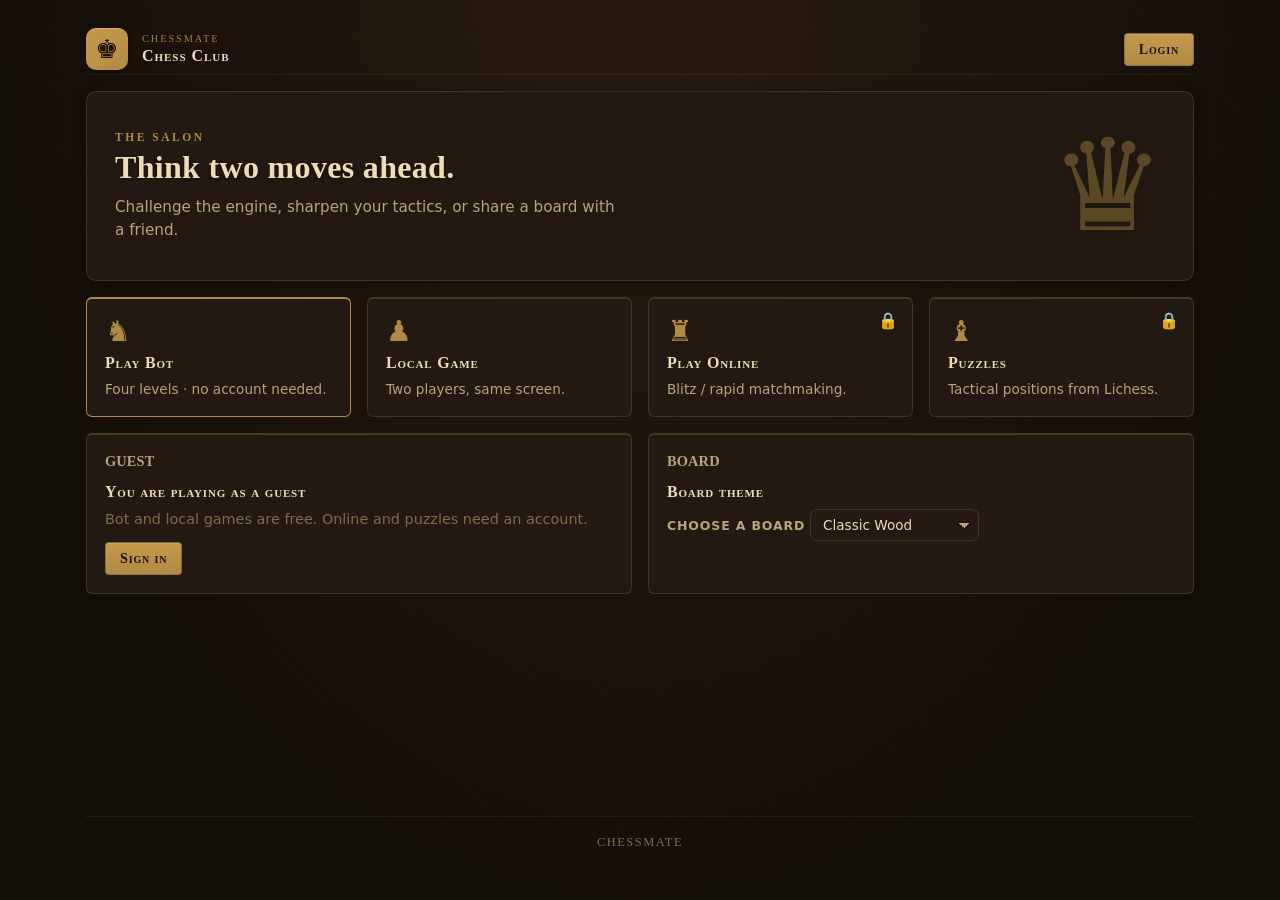
<file: static/index.html>
<!doctype html>
<html lang="en">
  <head>
    <meta charset="utf-8">
    <meta name="viewport" content="width=device-width, initial-scale=1">
    <title>ChessMate &mdash; Chess Club</title>
    <link rel="stylesheet" href="/static/styles.css">
  </head>
  <body data-theme="warm">
    <main class="home-shell">
      <header class="topbar home-topbar">
        <div class="topbar-brand">
          <a href="/" class="brand-link" title="ChessMate">
            <span class="brand-mark" aria-hidden="true">&#9818;</span>
            <div class="brand-text">
              <p class="eyebrow">ChessMate</p>
              <h1>Chess Club</h1>
            </div>
          </a>
        </div>
        <div class="topbar-actions">
          <span class="user-chip" id="user-chip" hidden>
            <span class="user-dot" aria-hidden="true">&#9818;</span>
            <span id="user-name"></span>
            <span class="user-rating" id="user-rating"></span>
          </span>
          <button id="profile-btn" type="button" class="ghost" hidden>
            <span class="btn-label">Profile</span>
          </button>
          <button id="login-btn" type="button" class="primary">
            <span class="btn-label">Login</span>
          </button>
        </div>
      </header>

      <section class="hero">
        <div class="hero-inner">
          <p class="hero-eyebrow">The Salon</p>
          <h2 class="hero-title">Think two moves ahead.</h2>
          <p class="hero-text">Challenge the engine, sharpen your tactics, or share a board with a friend.</p>
        </div>
        <div class="hero-piece" aria-hidden="true">&#9819;</div>
      </section>

      <section class="play-grid" aria-label="Game modes">

        <a class="play-card primary-card" href="/play/bot" data-mode="bot">
          <div class="play-card-icon" aria-hidden="true">&#9822;</div>
          <h3>Play Bot</h3>
          <p>Four levels &middot; no account needed.</p>
        </a>

        <a class="play-card" href="/play/local" data-mode="local">
          <div class="play-card-icon" aria-hidden="true">&#9823;</div>
          <h3>Local Game</h3>
          <p>Two players, same screen.</p>
        </a>

        <a class="play-card needs-auth" href="/play/online" data-mode="online">
          <div class="play-card-icon" aria-hidden="true">&#9820;</div>
          <h3>Play Online</h3>
          <p>Blitz / rapid matchmaking.</p>
          <span class="play-card-locked" aria-hidden="true">&#128274;</span>
        </a>

        <a class="play-card needs-auth" href="/puzzles" data-mode="puzzle">
          <div class="play-card-icon" aria-hidden="true">&#9821;</div>
          <h3>Puzzles</h3>
          <p>Tactical positions from Lichess.</p>
          <span class="play-card-locked" aria-hidden="true">&#128274;</span>
        </a>

      </section>

      <section class="home-side-grid">

        <div class="home-card profile-card" id="profile-card" hidden>
          <p class="card-eyebrow">Your card</p>
          <h3 id="profile-card-name">&mdash;</h3>
          <div class="profile-stats">
            <div class="stat">
              <span class="stat-label">Rating</span>
              <span class="stat-value" id="profile-rating">&mdash;</span>
            </div>
            <div class="stat">
              <span class="stat-label">RD</span>
              <span class="stat-value" id="profile-rd">&mdash;</span>
            </div>
            <div class="stat">
              <span class="stat-label">Games</span>
              <span class="stat-value" id="profile-games">&mdash;</span>
            </div>
          </div>
        </div>

        <div class="home-card guest-card" id="guest-card">
          <p class="card-eyebrow">Guest</p>
          <h3>You are playing as a guest</h3>
          <p class="muted">Bot and local games are free. Online and puzzles need an account.</p>
          <button type="button" class="primary" id="guest-login-btn">Sign in</button>
        </div>

        <div class="home-card settings-card">
          <p class="card-eyebrow">Board</p>
          <h3>Board theme</h3>
          <label class="form-label" for="board-theme-picker">Choose a board</label>
          <select id="board-theme-picker" class="board-theme-picker"></select>
        </div>

      </section>

      <footer class="home-footer">
        <span>ChessMate</span>
      </footer>
    </main>

    <div class="modal-backdrop" id="auth-modal" hidden>
      <div class="modal auth-modal" role="dialog" aria-modal="true" aria-labelledby="auth-title">
        <button type="button" class="modal-close" id="auth-modal-close" aria-label="Close">&times;</button>
        <div class="auth-header">
          <span class="brand-mark auth-logo" aria-hidden="true">&#9818;</span>
          <h3 id="auth-title">Sign in</h3>
          <p class="modal-text">Log in or create a new account.</p>
        </div>

        <div class="auth-tabs">
          <button type="button" class="auth-tab active" id="auth-tab-login">Login</button>
          <button type="button" class="auth-tab" id="auth-tab-register">New account</button>
        </div>

        <p class="auth-error" id="auth-error" aria-live="polite"></p>

        <form id="auth-login-form">
          <div class="form-group">
            <label class="form-label" for="login-username">Username</label>
            <input class="form-input" type="text" id="login-username" placeholder="username" autocomplete="username">
          </div>
          <div class="form-group">
            <label class="form-label" for="login-password">Password</label>
            <input class="form-input" type="password" id="login-password" placeholder="&bull;&bull;&bull;&bull;&bull;&bull;&bull;&bull;" autocomplete="current-password">
          </div>
          <button type="submit" class="primary auth-submit" id="login-submit">Sign in</button>
        </form>

        <form id="auth-register-form" hidden>
          <div class="form-group">
            <label class="form-label" for="register-username">Username</label>
            <input class="form-input" type="text" id="register-username" placeholder="pick a username" autocomplete="username">
          </div>
          <div class="form-group">
            <label class="form-label" for="register-password">Password</label>
            <input class="form-input" type="password" id="register-password" placeholder="min. 6 chars" autocomplete="new-password">
          </div>
          <button type="submit" class="primary auth-submit" id="register-submit">Create account</button>
        </form>
      </div>
    </div>

    <script src="/static/board-themes.js"></script>
    <script src="/static/home.js" defer></script>
  </body>
</html>
</file>
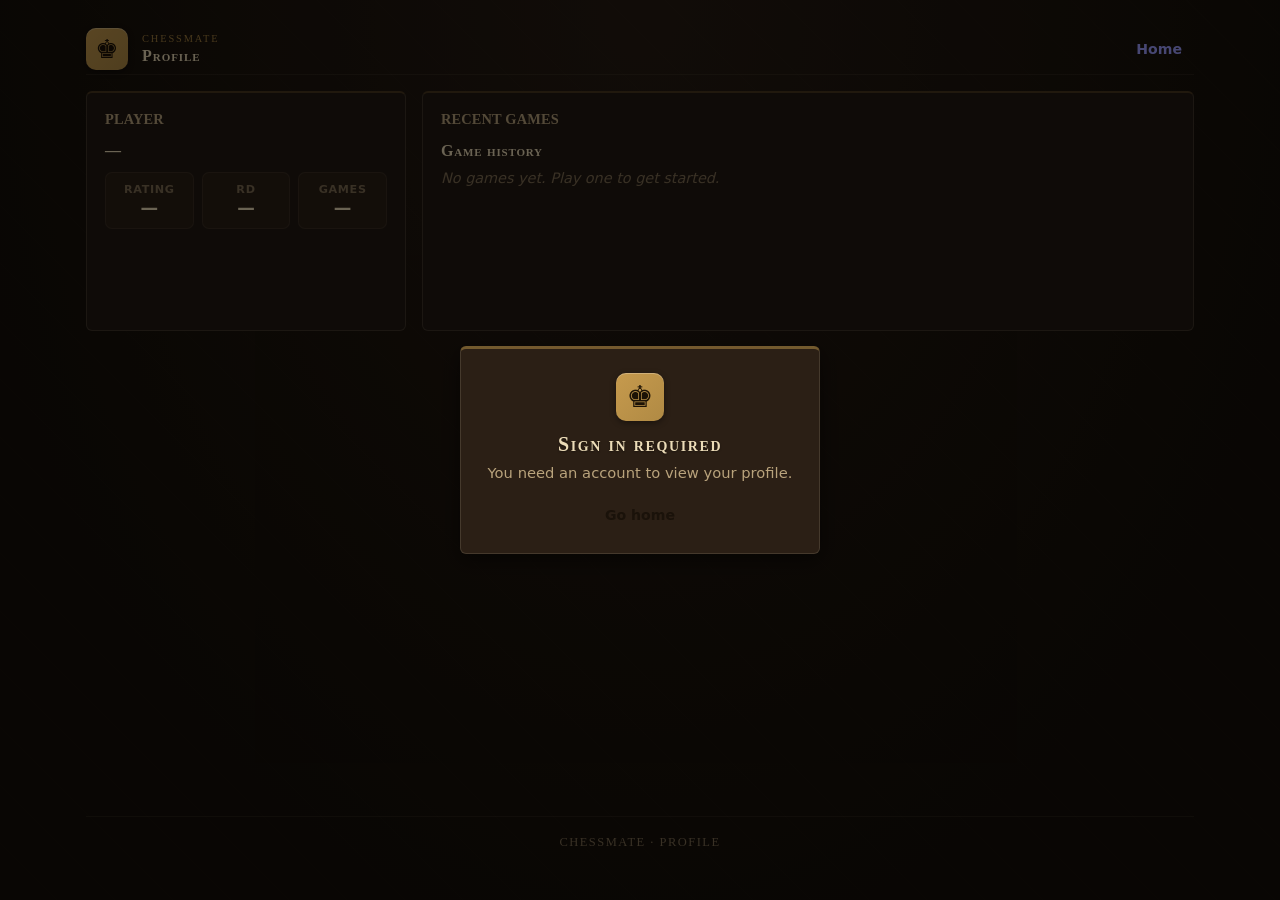
<file: static/profile.html>
<!doctype html>
<html lang="en">
  <head>
    <meta charset="utf-8">
    <meta name="viewport" content="width=device-width, initial-scale=1">
    <title>ChessMate &mdash; Profile</title>
    <link rel="stylesheet" href="/static/styles.css">
  </head>
  <body data-theme="warm">
    <main class="home-shell">
      <header class="topbar home-topbar">
        <div class="topbar-brand">
          <a href="/" class="brand-link" title="Home">
            <span class="brand-mark" aria-hidden="true">&#9818;</span>
            <div class="brand-text">
              <p class="eyebrow">ChessMate</p>
              <h1>Profile</h1>
            </div>
          </a>
        </div>
        <div class="topbar-actions">
          <span class="user-chip" id="user-chip" hidden>
            <span class="user-dot" aria-hidden="true">&#9818;</span>
            <span id="user-name"></span>
            <span class="user-rating" id="user-rating"></span>
          </span>
          <a href="/" class="ghost btn-link"><span class="btn-label">Home</span></a>
          <button id="logout-btn" type="button" class="ghost" hidden>
            <span class="btn-label">Logout</span>
          </button>
        </div>
      </header>

      <section class="profile-grid">

        <div class="home-card profile-card">
          <p class="card-eyebrow">Player</p>
          <h3 id="profile-name">&mdash;</h3>
          <div class="profile-stats">
            <div class="stat">
              <span class="stat-label">Rating</span>
              <span class="stat-value" id="profile-rating">&mdash;</span>
            </div>
            <div class="stat">
              <span class="stat-label">RD</span>
              <span class="stat-value" id="profile-rd">&mdash;</span>
            </div>
            <div class="stat">
              <span class="stat-label">Games</span>
              <span class="stat-value" id="profile-games">&mdash;</span>
            </div>
          </div>
        </div>

        <div class="home-card history-card">
          <p class="card-eyebrow">Recent games</p>
          <h3>Game history</h3>
          <p class="muted history-empty" id="history-empty">No games yet. Play one to get started.</p>
          <ol class="history-list" id="history-list" hidden></ol>
        </div>

      </section>

      <footer class="home-footer">
        <span>ChessMate &middot; profile</span>
      </footer>
    </main>

    <!-- Guest gate: shown when no valid token. -->
    <div class="modal-backdrop" id="auth-gate" hidden>
      <div class="modal auth-modal" role="dialog" aria-modal="true">
        <div class="auth-header">
          <span class="brand-mark auth-logo" aria-hidden="true">&#9818;</span>
          <h3>Sign in required</h3>
          <p class="modal-text">You need an account to view your profile.</p>
        </div>
        <div class="modal-actions">
          <a href="/" class="primary btn-link">Go home</a>
        </div>
      </div>
    </div>

    <script src="/static/board-themes.js"></script>
    <script src="/static/profile.js" defer></script>
  </body>
</html>
</file>
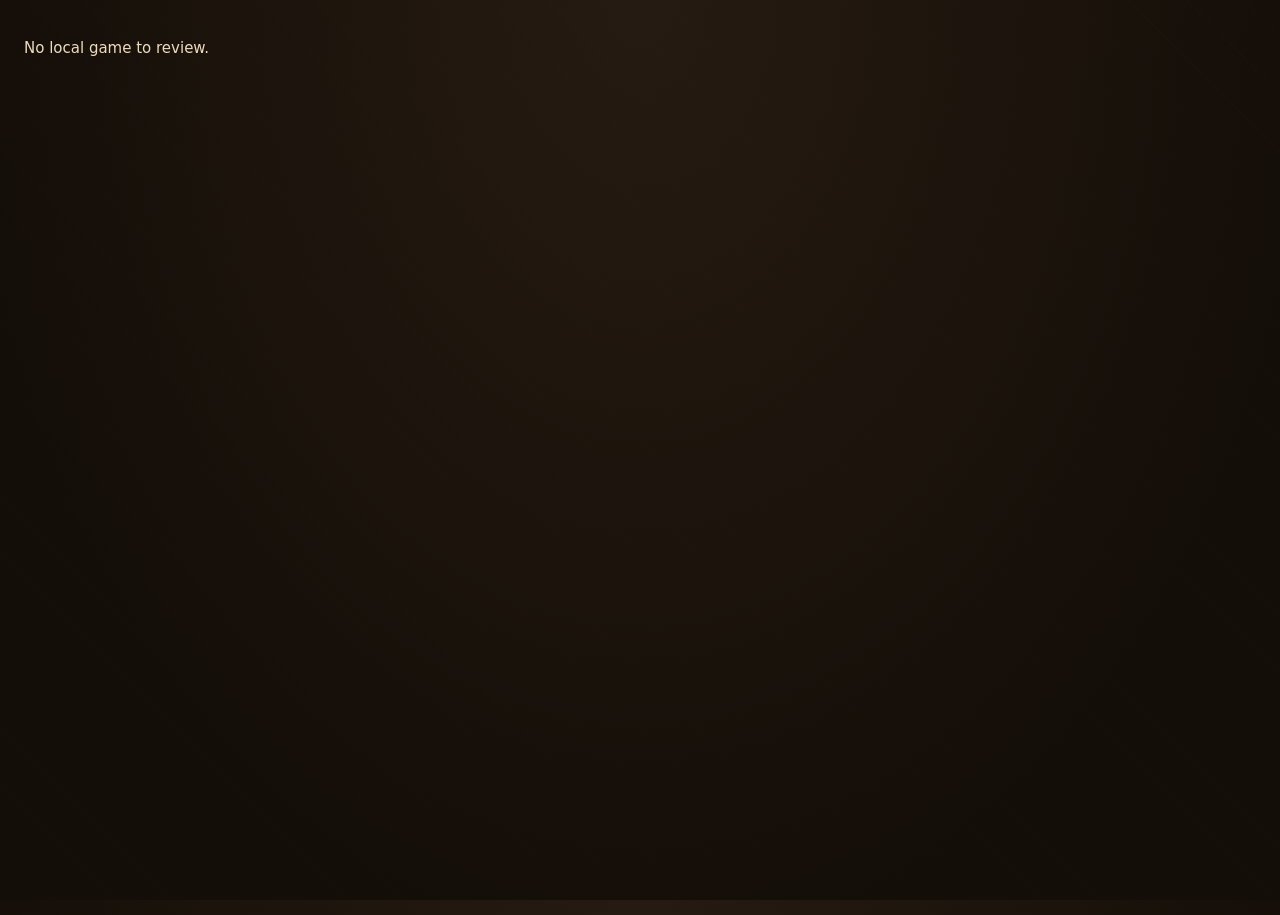
<file: static/review.html>
<!doctype html>
<html lang="en">
  <head>
    <meta charset="utf-8">
    <meta name="viewport" content="width=device-width, initial-scale=1">
    <title>ChessMate &mdash; Review</title>
    <link rel="stylesheet" href="/static/styles.css">
  </head>
  <body data-theme="warm">
    <main class="app-shell">
      <header class="topbar">
        <div class="topbar-brand">
          <a href="/" class="brand-link" title="Home">
            <span class="brand-mark" aria-hidden="true">&#9818;</span>
            <div class="brand-text">
              <p class="eyebrow">ChessMate</p>
              <h1 id="review-title">Game Review</h1>
            </div>
          </a>
        </div>
        <div class="topbar-actions">
          <a href="/profile" class="ghost btn-link"><span class="btn-label">Back</span></a>
          <select id="board-theme-picker" class="board-theme-picker" title="Board theme" aria-label="Board theme"></select>
        </div>
      </header>

      <div class="layout review-layout">
        <section class="play-area" aria-label="Chessboard">
          <div class="player-card" id="player-top">
            <div class="player-info">
              <span class="player-dot black"></span>
              <span class="player-name" id="name-top">Black</span>
            </div>
          </div>

          <div class="review-board-row">
            <div class="review-eval" id="review-eval" hidden aria-label="Position evaluation">
              <div class="review-eval-score" id="review-eval-score">0.00</div>
              <div class="review-eval-bar" aria-hidden="true">
                <div class="review-eval-seg black" id="review-eval-black"></div>
                <div class="review-eval-zero"></div>
                <div class="review-eval-seg white" id="review-eval-white"></div>
              </div>
            </div>

            <div id="board" class="board" aria-label="Chessboard">
              <div class="squares-layer" id="squares-layer"></div>
              <div class="pieces-layer" id="pieces-layer" aria-hidden="true"></div>
              <div class="coords-files" id="coords-files"></div>
              <div class="coords-ranks" id="coords-ranks"></div>
            </div>
          </div>

          <div class="player-card" id="player-bottom">
            <div class="player-info">
              <span class="player-dot white"></span>
              <span class="player-name" id="name-bottom">White</span>
            </div>
          </div>

          <div class="review-nav">
            <button id="nav-start" class="ghost" title="Go to start">⏮</button>
            <button id="nav-prev"  class="ghost" title="Previous move">◀</button>
            <span id="nav-status">0 / 0</span>
            <button id="nav-next"  class="ghost" title="Next move">▶</button>
            <button id="nav-end"   class="ghost" title="Go to end">⏭</button>
            <button id="nav-flip"  class="ghost" title="Flip board">Flip</button>
          </div>
        </section>

        <aside class="side-panel review-side" aria-label="Review">
          <div class="panel-header">
            <h2>Review</h2>
            <span class="badge" id="review-summary-mini"></span>
          </div>

          <div class="review-info">
            <p class="review-result" id="review-result">—</p>
            <p class="review-meta"   id="review-meta">—</p>
          </div>

          <div class="analysis-panel" id="analysis-panel" hidden>
            <div class="analysis-summary" id="analysis-summary"></div>
            <div class="analysis-current" id="analysis-current"></div>
          </div>

          <div class="analyze-cta" id="analyze-cta">
            <button id="analyze-btn" class="primary">Analyze game</button>
            <p class="analyze-note">May take 10–30 seconds.</p>
            <p class="analyze-progress" id="analyze-progress" hidden></p>
          </div>

          <ol class="moves-list review-moves" id="moves-list"></ol>
        </aside>
      </div>
    </main>

    <script src="/static/board-themes.js"></script>
    <script src="/static/review.js" defer></script>
  </body>
</html>
</file>
<file: static/styles.css>
/* ============================================================
   ChessMate — Sprint 3 visual layer
   Adauga peste Sprint 2: selectare mod de joc (modal), tile-uri
   pentru moduri, pill-uri pentru sub-optiuni, overlay "bot
   gandeste" deasupra tablei + tabla in stare "asteapta bot".
   Tema unica (dark); FLIP, board, pieces si panel raman stabile.
   ============================================================ */

:root,
[data-theme="warm"] {
  color-scheme: dark;

  /* --- Retro chess-club palette (aged walnut + parchment + brass) --- */
  --bg-base:        #1b140d;                    /* dark walnut */
  --bg-grad:        radial-gradient(ellipse at top, #261b12 0%, #140e08 75%);
  --panel:          #221912;                    /* aged leather */
  --panel-elevated: #2b1f15;                    /* polished walnut */
  --ink:            #ecdcb8;                    /* ivory parchment */
  --ink-soft:       #b9a37c;                    /* warm taupe */
  --ink-muted:      #7e6c52;                    /* faded ink */
  --border:         rgba(236, 220, 184, 0.07);  /* worn bronze, soft */
  --border-strong:  rgba(236, 220, 184, 0.14);

  /* Aged brass — muted, less neon than the previous gold */
  --accent:         #b08a44;                    /* aged brass */
  --accent-soft:    rgba(176, 138, 68, 0.13);
  --accent-strong:  #c69a4d;                    /* polished brass */
  --danger:         #9c4d44;                    /* burgundy */
  --danger-soft:    rgba(156, 77, 68, 0.15);
  --success:        #688046;                    /* forest green */

  /* Default board (overridden by [data-board="..."] selectors below). */
  --light-square: #e3c98e;
  --dark-square:  #855632;
  --board-frame:  #2a180c;

  --hl-last:     rgba(176, 138, 68, 0.28);
  --hl-selected: rgba(176, 138, 68, 0.50);
  --hl-legal:    rgba(176, 138, 68, 0.50);
  --hl-capture:  rgba(156, 77, 68, 0.68);
  --hl-check:    rgba(156, 77, 68, 0.70);

  /* Softer shadows — no SaaS glow. */
  --shadow-lg: 0 14px 32px rgba(0, 0, 0, 0.42);
  --shadow-md: 0 4px 14px rgba(0, 0, 0, 0.30);

  --radius:     10px;
  --radius-sm:  7px;
  --transition:        180ms cubic-bezier(0.4, 0, 0.2, 1);
  --piece-transition:  260ms cubic-bezier(0.34, 1.2, 0.64, 1);
}

/* --- Board palettes (switchable via the board-theme picker) ------------- */
[data-board="classic"]    { --light-square:#e9cd96; --dark-square:#8a5a36; --board-frame:#2b1a10; }
[data-board="walnut"]     { --light-square:#d7b97b; --dark-square:#5d3920; --board-frame:#1a0d07; }
[data-board="autumn"]     { --light-square:#e5c89a; --dark-square:#9b5a3c; --board-frame:#2d160b; }
[data-board="olive"]      { --light-square:#e6d8b3; --dark-square:#5d6b3f; --board-frame:#2a2a1a; }
[data-board="parchment"]  { --light-square:#f3e6c4; --dark-square:#8a7a5a; --board-frame:#1d1610; }
[data-board="tournament"] { --light-square:#ecddb5; --dark-square:#4a6b4d; --board-frame:#1a2418; }

* { box-sizing: border-box; }

html, body { height: 100%; }

body {
  margin: 0;
  background: var(--bg-base);
  background-image: var(--bg-grad);
  color: var(--ink);
  font-family: "Inter", ui-sans-serif, system-ui, -apple-system, BlinkMacSystemFont, "Segoe UI", Roboto, sans-serif;
  font-size: 15px;
  -webkit-font-smoothing: antialiased;
}

button {
  font: inherit;
  cursor: pointer;
  border: 0;
}

/* ----------------------------- Layout ------------------------------- */

.app-shell {
  min-height: 100vh;
  max-width: 1280px;
  margin: 0 auto;
  padding: 24px clamp(16px, 3vw, 32px);
  display: flex;
  flex-direction: column;
  gap: 24px;
}

.topbar {
  display: flex;
  align-items: center;
  justify-content: space-between;
  gap: 16px;
  flex-wrap: wrap;
}

.topbar-brand {
  display: flex;
  align-items: center;
  gap: 14px;
}

.brand-mark {
  width: 44px;
  height: 44px;
  border-radius: 12px;
  background: linear-gradient(135deg, var(--accent), var(--accent-strong));
  color: var(--board-frame);
  display: grid;
  place-items: center;
  font-size: 28px;
  line-height: 1;
  box-shadow: var(--shadow-md);
}

.brand-text { line-height: 1.1; }

.eyebrow {
  margin: 0 0 2px;
  color: var(--ink-muted);
  font-size: 0.7rem;
  font-weight: 700;
  letter-spacing: 0.18em;
  text-transform: uppercase;
}

h1 {
  margin: 0;
  font-size: clamp(1.2rem, 2.2vw, 1.6rem);
  font-weight: 700;
  letter-spacing: -0.01em;
}

.vs {
  color: var(--ink-muted);
  font-weight: 500;
  margin: 0 4px;
}

.topbar-actions {
  display: flex;
  gap: 8px;
  flex-wrap: wrap;
}

button.ghost,
button.primary {
  display: inline-flex;
  align-items: center;
  gap: 6px;
  padding: 8px 14px;
  border-radius: var(--radius-sm);
  font-size: 0.88rem;
  font-weight: 600;
  transition: background var(--transition), color var(--transition), transform var(--transition), border-color var(--transition);
}

button.ghost {
  background: transparent;
  color: var(--ink-soft);
  border: 1px solid var(--border-strong);
}

button.ghost:hover:not(:disabled) {
  background: var(--accent-soft);
  color: var(--ink);
  border-color: var(--accent);
}

button.primary {
  background: linear-gradient(135deg, var(--accent), var(--accent-strong));
  color: var(--board-frame);
}

button.primary:hover {
  transform: translateY(-1px);
  box-shadow: var(--shadow-md);
}

button:disabled {
  opacity: 0.4;
  cursor: not-allowed;
}

.btn-icon {
  font-size: 1rem;
  line-height: 1;
}

.layout {
  display: grid;
  grid-template-columns: minmax(0, 1fr) 320px;
  gap: 24px;
  align-items: start;
}

@media (max-width: 960px) {
  .layout { grid-template-columns: 1fr; }
  .side-panel { order: 2; }
}

/* --------------------------- Play area ------------------------------ */

.play-area {
  display: flex;
  flex-direction: column;
  gap: 10px;
  align-items: center;
}

.player-card {
  display: flex;
  align-items: center;
  justify-content: space-between;
  gap: 16px;
  padding: 10px 14px;
  background: var(--panel);
  border: 1px solid var(--border);
  border-radius: var(--radius);
  min-height: 54px;
  width: min(100%, 640px);
}

.player-card.active {
  border-color: var(--accent);
  box-shadow: 0 0 0 1px var(--accent), var(--shadow-md);
}

.player-info {
  display: flex;
  align-items: center;
  gap: 10px;
  font-weight: 600;
}

.player-dot {
  width: 14px;
  height: 14px;
  border-radius: 50%;
  border: 2px solid var(--border-strong);
}
.player-dot.white { background: #f5f0e6; }
.player-dot.black { background: #1a1612; }

.player-name {
  letter-spacing: 0.04em;
  font-weight: 700;
}

.player-color {
  color: var(--ink-muted);
  font-size: 0.82rem;
  font-weight: 500;
}

.player-clock {
  margin-left: 10px;
  padding: 2px 8px;
  border-radius: 999px;
  background: rgba(233, 185, 73, 0.15);
  color: var(--accent);
  font-size: 0.78rem;
  font-weight: 700;
  letter-spacing: 0.04em;
}

.captured-row {
  display: flex;
  align-items: center;
  gap: 0;
  font-size: 1.25rem;
  line-height: 1;
  min-height: 24px;
  flex-wrap: wrap;
}

.captured-row .captured-piece {
  display: inline-block;
  margin-right: -4px;
  transition: transform var(--transition);
  animation: capture-in 240ms cubic-bezier(0.34, 1.56, 0.64, 1);
}

.captured-row .captured-piece.white {
  color: #f7f1e3;
  text-shadow:
    -0.5px -0.5px 0 #1a120c,
     0.5px -0.5px 0 #1a120c,
    -0.5px  0.5px 0 #1a120c,
     0.5px  0.5px 0 #1a120c;
}

.captured-row .captured-piece.black {
  color: #1a120c;
  text-shadow:
    -0.5px -0.5px 0 rgba(255, 255, 255, 0.6),
     0.5px -0.5px 0 rgba(255, 255, 255, 0.6),
    -0.5px  0.5px 0 rgba(255, 255, 255, 0.6),
     0.5px  0.5px 0 rgba(255, 255, 255, 0.6);
}

.captured-advantage {
  margin-left: 8px;
  padding: 1px 6px;
  border-radius: 999px;
  background: var(--accent-soft);
  color: var(--accent);
  font-size: 0.72rem;
  font-weight: 700;
}

@keyframes capture-in {
  0% { transform: scale(0) rotate(-40deg); opacity: 0; }
  100% { transform: scale(1) rotate(0); opacity: 1; }
}

/* ------------------------------ Board ------------------------------- */

.board {
  position: relative;
  width: min(100%, 640px);
  aspect-ratio: 1;
  display: grid;
  grid-template: 1fr / 1fr;
  border: 10px solid var(--board-frame);
  border-radius: 6px;
  background: var(--board-frame);
  box-shadow: var(--shadow-lg);
  overflow: hidden;
  transition: filter var(--transition);
}

/* Stare cand asteptam botul — semnaleaza vizual ca tabla nu accepta input */
.board.waiting-for-bot {
  filter: saturate(0.7) brightness(0.92);
}
.board.waiting-for-bot .square { cursor: default; }

.squares-layer,
.pieces-layer {
  grid-area: 1 / 1;
}

.squares-layer {
  display: grid;
  grid-template-columns: repeat(8, 1fr);
  grid-template-rows: repeat(8, 1fr);
}

.pieces-layer {
  position: relative;
  pointer-events: none;
  z-index: 2;
}

.square {
  position: relative;
  border: 0;
  padding: 0;
  margin: 0;
  background: var(--light-square);
  cursor: default;
  transition: background var(--transition);
}

.square.dark { background: var(--dark-square); }

.square[data-last-move]::before {
  content: "";
  position: absolute;
  inset: 0;
  background: var(--hl-last);
  pointer-events: none;
}

.square[data-check]::before {
  content: "";
  position: absolute;
  inset: 0;
  background: radial-gradient(circle at center, var(--hl-check) 0%, transparent 75%);
  pointer-events: none;
  animation: check-pulse 1.6s ease-in-out infinite;
}

@keyframes check-pulse {
  0%, 100% { opacity: 0.85; }
  50%      { opacity: 0.45; }
}

.square.selected {
  outline: 4px solid var(--hl-selected);
  outline-offset: -4px;
  z-index: 1;
}

.square.legal::after {
  content: "";
  position: absolute;
  inset: 0;
  margin: auto;
  width: 28%;
  aspect-ratio: 1;
  border-radius: 50%;
  background: var(--hl-legal);
  pointer-events: none;
  animation: dot-in 180ms ease-out;
}

.square.capture::after {
  content: "";
  position: absolute;
  inset: 6%;
  border: 4px solid var(--hl-capture);
  border-radius: 50%;
  pointer-events: none;
  animation: dot-in 180ms ease-out;
}

@keyframes dot-in {
  from { transform: scale(0.4); opacity: 0; }
  to   { transform: scale(1); opacity: 1; }
}

/* Coordonate */
.coords-files,
.coords-ranks {
  position: absolute;
  pointer-events: none;
  z-index: 3;
  font-size: clamp(9px, 1.2vw, 11px);
  font-weight: 700;
  font-family: "JetBrains Mono", ui-monospace, monospace;
  color: rgba(255, 255, 255, 0.55);
  text-shadow: 0 1px 1px rgba(0, 0, 0, 0.3);
}

.coords-files {
  inset: auto 0 4px 0;
  display: grid;
  grid-template-columns: repeat(8, 1fr);
  padding: 0 6px;
}
.coords-files span { text-align: right; padding-right: 4px; }

.coords-ranks {
  inset: 4px 0 0 4px;
  display: grid;
  grid-template-rows: repeat(8, 1fr);
}

/* Piese */
.piece {
  position: absolute;
  width: 12.5%;
  height: 12.5%;
  display: grid;
  place-items: center;
  font-size: clamp(2rem, 7.4vw, 3.6rem);
  line-height: 1;
  user-select: none;
  pointer-events: none;
  transition: transform var(--piece-transition), opacity 220ms ease-out;
  will-change: transform;
}

.piece.white {
  color: #f7f1e3;
  text-shadow:
    -1px -1px 0 #1a120c,
     1px -1px 0 #1a120c,
    -1px  1px 0 #1a120c,
     1px  1px 0 #1a120c,
     0 2px 4px rgba(0, 0, 0, 0.35);
}

.piece.black {
  color: #1a120c;
  text-shadow:
    -1px -1px 0 rgba(255, 255, 255, 0.55),
     1px -1px 0 rgba(255, 255, 255, 0.55),
    -1px  1px 0 rgba(255, 255, 255, 0.55),
     1px  1px 0 rgba(255, 255, 255, 0.55),
     0 2px 4px rgba(0, 0, 0, 0.35);
}

.piece.captured-out {
  opacity: 0;
  transform: scale(0.6) translate(var(--tx, 0), var(--ty, 0));
  transition: transform 200ms ease-in, opacity 200ms ease-in;
}

.piece.promoting {
  animation: promote-pop 360ms cubic-bezier(0.34, 1.56, 0.64, 1);
}
@keyframes promote-pop {
  0%   { transform: translate(var(--tx, 0), var(--ty, 0)) scale(0.3); }
  60%  { transform: translate(var(--tx, 0), var(--ty, 0)) scale(1.25); }
  100% { transform: translate(var(--tx, 0), var(--ty, 0)) scale(1); }
}

/* --------------------------- Bot thinking overlay ------------------- */

.bot-thinking {
  position: absolute;
  inset: 0;
  z-index: 4;
  display: flex;
  align-items: center;
  justify-content: center;
  flex-direction: column;
  gap: 12px;
  background: rgba(15, 20, 25, 0.35);
  backdrop-filter: blur(2px);
  pointer-events: none;
  animation: fade-in 180ms ease-out;
}
.bot-thinking[hidden] { display: none; }

.bot-thinking-text {
  background: var(--panel-elevated);
  color: var(--ink);
  border: 1px solid var(--border-strong);
  border-radius: 999px;
  padding: 6px 14px;
  font-size: 0.88rem;
  font-weight: 600;
  letter-spacing: 0.02em;
  box-shadow: var(--shadow-md);
}

/* ----------------------- Multiplayer overlay ---------------------- */

.multiplayer-overlay {
  position: absolute;
  inset: 0;
  z-index: 5;
  display: flex;
  align-items: center;
  justify-content: center;
  flex-direction: column;
  gap: 12px;
  background: rgba(15, 20, 25, 0.45);
  backdrop-filter: blur(2px);
  animation: fade-in 180ms ease-out;
}
.multiplayer-overlay[hidden] { display: none; }

.multiplayer-text {
  background: var(--panel-elevated);
  color: var(--ink);
  border: 1px solid var(--border-strong);
  border-radius: 999px;
  padding: 6px 14px;
  font-size: 0.9rem;
  font-weight: 600;
  letter-spacing: 0.02em;
  box-shadow: var(--shadow-md);
}

.multiplayer-subtext {
  color: var(--ink-soft);
  font-size: 0.82rem;
  font-weight: 600;
  letter-spacing: 0.02em;
}

.mp-cancel {
  background: var(--accent);
  color: var(--board-frame);
  border: 0;
  padding: 9px 16px;
  font-weight: 700;
  letter-spacing: 0.02em;
  box-shadow: var(--shadow-md);
}

.mp-cancel:hover:not(:disabled) {
  transform: translateY(-1px);
  box-shadow: 0 10px 24px rgba(0, 0, 0, 0.35);
}

.loading-dots::after {
  content: "...";
  display: inline-block;
  width: 0;
  overflow: hidden;
  vertical-align: bottom;
  animation: dots 1.1s steps(4, end) infinite;
}

@keyframes dots {
  to { width: 1.2em; }
}

.spinner {
  width: 36px;
  height: 36px;
  border-radius: 50%;
  border: 3px solid rgba(255, 255, 255, 0.18);
  border-top-color: var(--accent);
  animation: spin 0.9s linear infinite;
}

@keyframes spin {
  to { transform: rotate(360deg); }
}

/* ---------------------------- Status bar ---------------------------- */

.status-bar {
  display: flex;
  align-items: center;
  justify-content: space-between;
  gap: 12px;
  padding: 4px 4px;
  min-height: 36px;
  width: min(100%, 640px);
}

.turn-pill {
  display: inline-flex;
  align-items: center;
  gap: 8px;
  padding: 6px 12px;
  border-radius: 999px;
  background: var(--panel);
  border: 1px solid var(--border);
  font-weight: 600;
  font-size: 0.9rem;
}

.turn-dot {
  width: 9px;
  height: 9px;
  border-radius: 50%;
  background: #f5f0e6;
  border: 2px solid var(--border-strong);
  transition: background var(--transition);
}
.turn-pill[data-turn="black"] .turn-dot { background: #1a1612; }

.message {
  font-size: 0.88rem;
  color: var(--danger);
  text-align: right;
  min-height: 1em;
  font-weight: 500;
}

.message.info { color: var(--ink-soft); }
.message.success { color: var(--success); }

/* --------------------------- Side panel ----------------------------- */

.side-panel {
  background: var(--panel);
  border: 1px solid var(--border);
  border-radius: var(--radius);
  display: flex;
  flex-direction: column;
  max-height: calc(100vh - 140px);
  overflow: hidden;
}

.panel-header {
  padding: 14px 18px;
  border-bottom: 1px solid var(--border);
  display: flex;
  align-items: center;
  justify-content: space-between;
}
.panel-header h2 {
  margin: 0;
  font-size: 0.95rem;
  font-weight: 700;
  letter-spacing: 0.04em;
  text-transform: uppercase;
  color: var(--ink-soft);
}
.badge {
  padding: 2px 10px;
  border-radius: 999px;
  background: var(--accent-soft);
  color: var(--accent);
  font-size: 0.78rem;
  font-weight: 700;
}

.moves-list {
  list-style: none;
  margin: 0;
  padding: 8px 0;
  overflow-y: auto;
  font-family: "JetBrains Mono", ui-monospace, monospace;
  font-size: 0.92rem;
}

.moves-list li {
  display: grid;
  grid-template-columns: 38px 1fr 1fr;
  gap: 8px;
  padding: 6px 18px;
  align-items: center;
  border-left: 3px solid transparent;
  transition: background var(--transition);
}

.moves-list li:hover { background: var(--accent-soft); }

.moves-list .ply-num {
  color: var(--ink-muted);
  font-size: 0.82rem;
}

.moves-list .ply {
  padding: 2px 6px;
  border-radius: 4px;
  font-weight: 600;
}

.moves-list .ply.latest {
  background: var(--accent-soft);
  color: var(--accent-strong);
}

.moves-list .ply.empty { color: var(--ink-muted); font-weight: 400; }

.panel-empty {
  padding: 28px 22px;
  text-align: center;
  color: var(--ink-muted);
  font-size: 0.88rem;
  line-height: 1.5;
}
.panel-empty .hint {
  display: block;
  margin-top: 6px;
  font-size: 0.8rem;
  opacity: 0.75;
}

/* ----------------------------- Modals ------------------------------- */

.modal-backdrop {
  position: fixed;
  inset: 0;
  background: rgba(0, 0, 0, 0.6);
  display: grid;
  place-items: center;
  z-index: 100;
  animation: fade-in 220ms ease-out;
  backdrop-filter: blur(4px);
}
.modal-backdrop[hidden] { display: none; }

.modal {
  background: var(--panel-elevated);
  color: var(--ink);
  border: 1px solid var(--border-strong);
  border-radius: var(--radius);
  padding: 24px;
  max-width: 380px;
  width: 90%;
  box-shadow: var(--shadow-lg);
  text-align: center;
  animation: pop-in 280ms cubic-bezier(0.34, 1.56, 0.64, 1);
}

@keyframes fade-in { from { opacity: 0; } to { opacity: 1; } }
@keyframes pop-in {
  from { transform: scale(0.85); opacity: 0; }
  to   { transform: scale(1); opacity: 1; }
}

.modal h3 {
  margin: 0 0 8px;
  font-size: 1.25rem;
}
.modal-text {
  margin: 0 0 18px;
  color: var(--ink-soft);
  font-size: 0.92rem;
}
.modal-hint {
  margin: 4px 0 0;
  color: var(--ink-muted);
  font-size: 0.78rem;
  font-style: italic;
  text-align: center;
}

.promo-choices {
  display: grid;
  grid-template-columns: repeat(4, 1fr);
  gap: 8px;
}
.promo-choices button {
  background: var(--panel);
  border: 1px solid var(--border-strong);
  border-radius: var(--radius-sm);
  padding: 12px 0;
  font-size: 2.4rem;
  line-height: 1;
  transition: background var(--transition), transform var(--transition), border-color var(--transition);
}
.promo-choices button.white {
  color: #f7f1e3;
  text-shadow: -1px -1px 0 #1a120c, 1px -1px 0 #1a120c, -1px 1px 0 #1a120c, 1px 1px 0 #1a120c;
}
.promo-choices button.black {
  color: #1a120c;
  text-shadow: -1px -1px 0 rgba(255,255,255,.6), 1px -1px 0 rgba(255,255,255,.6), -1px 1px 0 rgba(255,255,255,.6), 1px 1px 0 rgba(255,255,255,.6);
}
.promo-choices button:hover {
  background: var(--accent-soft);
  border-color: var(--accent);
  transform: translateY(-2px);
}

.endgame-icon {
  font-size: 3.5rem;
  line-height: 1;
  margin-bottom: 8px;
  color: var(--accent);
  animation: bounce-in 500ms cubic-bezier(0.34, 1.56, 0.64, 1);
}
@keyframes bounce-in {
  0% { transform: scale(0) rotate(-180deg); }
  100% { transform: scale(1) rotate(0); }
}

.modal-actions {
  display: flex;
  gap: 8px;
  justify-content: center;
  margin-top: 8px;
}

/* ------------------- Mode-select modal (Sprint 3) ------------------- */

.mode-modal {
  max-width: 460px;
  text-align: left;
}
.mode-modal h3 { text-align: center; }
.mode-modal .modal-text { text-align: center; }

.mode-choices {
  display: grid;
  grid-template-columns: 1fr 1fr;
  gap: 10px;
  margin-bottom: 14px;
}

.mode-tile {
  background: var(--panel);
  border: 1px solid var(--border-strong);
  border-radius: var(--radius);
  padding: 14px 12px;
  display: flex;
  flex-direction: column;
  align-items: center;
  gap: 4px;
  text-align: center;
  color: var(--ink);
  cursor: pointer;
  transition: background var(--transition), border-color var(--transition), transform var(--transition);
}
.mode-tile:hover {
  background: var(--accent-soft);
  border-color: var(--accent);
  transform: translateY(-1px);
}
.mode-tile.selected {
  background: var(--accent-soft);
  border-color: var(--accent);
  box-shadow: 0 0 0 1px var(--accent);
}

.mode-icon {
  font-size: 2rem;
  line-height: 1;
  margin-bottom: 2px;
}
.mode-name {
  font-weight: 700;
  font-size: 0.98rem;
  letter-spacing: 0.02em;
}
.mode-desc {
  font-size: 0.78rem;
  color: var(--ink-muted);
  line-height: 1.3;
}

.mode-options {
  display: flex;
  flex-direction: column;
  gap: 10px;
  padding: 12px;
  margin-bottom: 12px;
  background: var(--panel);
  border: 1px solid var(--border);
  border-radius: var(--radius-sm);
  animation: fade-in 180ms ease-out;
}
.mode-options[hidden] { display: none; }

.mode-options-row {
  display: flex;
  align-items: center;
  gap: 10px;
  flex-wrap: wrap;
}
.mode-options-row h4 {
  margin: 0;
  font-size: 0.78rem;
  font-weight: 700;
  letter-spacing: 0.08em;
  text-transform: uppercase;
  color: var(--ink-soft);
  min-width: 56px;
}

.pill-choices {
  display: flex;
  gap: 6px;
  flex-wrap: wrap;
}

.pill {
  background: transparent;
  color: var(--ink-soft);
  border: 1px solid var(--border-strong);
  border-radius: 999px;
  padding: 5px 12px;
  font-size: 0.82rem;
  font-weight: 600;
  transition: background var(--transition), color var(--transition), border-color var(--transition);
}
.pill:hover:not(:disabled) {
  background: var(--accent-soft);
  color: var(--ink);
  border-color: var(--accent);
}
.pill.selected {
  background: var(--accent-soft);
  color: var(--accent-strong);
  border-color: var(--accent);
}

/* ----------------------------- Auth Modal -------------------------------- */

.auth-modal {
  max-width: 360px;
  text-align: left;
}

.auth-header {
  text-align: center;
  margin-bottom: 20px;
}

.auth-logo {
  width: 52px;
  height: 52px;
  font-size: 32px;
  margin: 0 auto 12px;
  display: grid;
  place-items: center;
}

.auth-tabs {
  display: grid;
  grid-template-columns: 1fr 1fr;
  border: 1px solid var(--border-strong);
  border-radius: var(--radius-sm);
  overflow: hidden;
  margin-bottom: 16px;
}

.auth-tab {
  background: var(--panel);
  color: var(--ink-soft);
  border: 0;
  padding: 10px;
  font-size: 0.9rem;
  font-weight: 600;
  transition: background var(--transition), color var(--transition);
}

.auth-tab.active {
  background: var(--accent-soft);
  color: var(--accent-strong);
}

.auth-error {
  min-height: 1.4em;
  margin: 0 0 10px;
  font-size: 0.85rem;
  font-weight: 500;
  color: var(--danger);
  text-align: center;
}

.form-group {
  display: flex;
  flex-direction: column;
  gap: 5px;
  margin-bottom: 12px;
}

.form-label {
  font-size: 0.78rem;
  font-weight: 700;
  letter-spacing: 0.07em;
  text-transform: uppercase;
  color: var(--ink-soft);
}

.form-input {
  background: var(--panel);
  border: 1px solid var(--border-strong);
  border-radius: var(--radius-sm);
  color: var(--ink);
  font: inherit;
  font-size: 0.95rem;
  padding: 10px 12px;
  outline: none;
  width: 100%;
  transition: border-color var(--transition), box-shadow var(--transition);
}

.form-input:focus {
  border-color: var(--accent);
  box-shadow: 0 0 0 2px var(--accent-soft);
}

.form-input::placeholder { color: var(--ink-muted); }

.auth-submit {
  width: 100%;
  justify-content: center;
  margin-top: 4px;
  padding: 11px;
}

/* --------------------- User chip in topbar ------------------------------ */

.user-chip {
  display: inline-flex;
  align-items: center;
  gap: 7px;
  padding: 6px 12px;
  border-radius: var(--radius-sm);
  background: var(--panel);
  border: 1px solid var(--border);
  font-size: 0.88rem;
}

.user-dot {
  color: var(--accent);
  font-size: 0.75rem;
  line-height: 1;
}

#user-name {
  font-weight: 700;
  color: var(--ink);
}

.user-rating {
  color: var(--ink-muted);
  font-size: 0.78rem;
  font-weight: 600;
}

/* ----------------------------- Mobile ------------------------------- */

@media (max-width: 560px) {
  .app-shell { padding: 16px; gap: 16px; }
  .topbar-actions .btn-label { display: none; }
  .topbar-actions button { padding: 8px 10px; }
  .player-card { padding: 8px 12px; }
  h1 { font-size: 1.1rem; }
  .brand-mark { width: 36px; height: 36px; font-size: 22px; }
  .side-panel { max-height: 360px; }

  .mode-choices { grid-template-columns: 1fr; }
  .mode-options-row { flex-direction: column; align-items: flex-start; gap: 6px; }
  .mode-options-row h4 { min-width: 0; }
}

/* ========================= Puzzle module ========================= */

[hidden] {
  display: none !important;
}

/* Puzzle info card in side panel */
.puzzle-info {
  background: var(--panel-elevated);
  border: 1px solid var(--border);
  border-radius: var(--radius-sm);
  padding: 14px 16px;
  margin-bottom: 16px;
  display: flex;
  flex-direction: column;
  gap: 10px;
}

.puzzle-info-header {
  display: flex;
  align-items: center;
  justify-content: space-between;
  gap: 8px;
}

.puzzle-rating-badge {
  background: var(--accent-soft);
  color: var(--accent-strong);
  font-weight: 700;
  font-size: 0.92rem;
  padding: 3px 10px;
  border-radius: 20px;
  border: 1px solid rgba(233, 185, 73, 0.3);
}

.puzzle-progress-text {
  color: var(--ink-soft);
  font-size: 0.82rem;
  font-weight: 600;
}

.puzzle-themes {
  display: flex;
  flex-wrap: wrap;
  gap: 5px;
}

.puzzle-theme-tag {
  background: var(--panel);
  color: var(--ink-muted);
  border: 1px solid var(--border);
  font-size: 0.75rem;
  padding: 2px 8px;
  border-radius: 12px;
}

.puzzle-actions {
  display: flex;
  gap: 6px;
  flex-wrap: wrap;
}

.puzzle-btn {
  flex: 1;
  min-width: 100px;
  justify-content: center;
  font-size: 0.83rem;
  padding: 6px 10px;
}

/* Board flash animations for correct/wrong move */
@keyframes flashWrong {
  0%   { box-shadow: inset 0 0 0 3px var(--danger); }
  50%  { box-shadow: inset 0 0 0 5px var(--danger); }
  100% { box-shadow: none; }
}

@keyframes flashCorrect {
  0%   { box-shadow: inset 0 0 0 3px var(--success); }
  50%  { box-shadow: inset 0 0 0 5px var(--success); }
  100% { box-shadow: none; }
}

.board.flash-wrong  { animation: flashWrong  0.55s ease-out forwards; }
.board.flash-correct { animation: flashCorrect 0.55s ease-out forwards; }

/* Feedback strip in puzzle side panel — 3 states via data-kind */
.puzzle-feedback {
  display: flex;
  align-items: center;
  gap: 8px;
  border-radius: var(--radius-sm);
  padding: 8px 12px;
  font-size: 0.85rem;
  font-weight: 600;
  animation: feedbackSlideIn 0.2s ease-out;
  /* default / hint — gray */
  background: rgba(164, 173, 184, 0.1);
  border: 1px solid rgba(164, 173, 184, 0.25);
  color: var(--ink-soft);
}

.puzzle-feedback[data-kind="wrong"] {
  background: rgba(217, 106, 106, 0.12);
  border-color: rgba(217, 106, 106, 0.35);
  color: var(--danger);
}

.puzzle-feedback[data-kind="good"] {
  background: rgba(95, 184, 120, 0.12);
  border-color: rgba(95, 184, 120, 0.35);
  color: var(--success);
}

@keyframes feedbackSlideIn {
  from { opacity: 0; transform: translateY(-4px); }
  to   { opacity: 1; transform: translateY(0); }
}

.puzzle-feedback-icon {
  font-size: 1rem;
  flex-shrink: 0;
}

/* Theme search input wrapper */
.theme-search-wrap {
  width: 100%;
  margin-top: 4px;
}

.theme-search-wrap .form-input {
  width: 100%;
}

/* ============================================================
   Home page + chrome additions
   ============================================================ */

.brand-link {
  display: flex;
  align-items: center;
  gap: 14px;
  text-decoration: none;
  color: inherit;
  border-radius: var(--radius);
  padding: 4px 6px;
  margin: -4px -6px;
  transition: background var(--transition);
}
.brand-link:hover { background: var(--accent-soft); }

.home-shell {
  min-height: 100vh;
  max-width: 1180px;
  margin: 0 auto;
  padding: 28px clamp(16px, 3vw, 36px) 40px;
  display: flex;
  flex-direction: column;
  gap: 28px;
}

.home-topbar { padding-bottom: 4px; border-bottom: 1px solid var(--border); }

/* Hero */
.hero {
  display: grid;
  grid-template-columns: 1fr auto;
  align-items: center;
  gap: 24px;
  padding: 40px 36px;
  background: linear-gradient(135deg, var(--panel) 0%, var(--panel-elevated) 100%);
  border: 1px solid var(--border-strong);
  border-radius: var(--radius);
  box-shadow: var(--shadow-md);
}
.hero-eyebrow {
  margin: 0 0 6px;
  color: var(--accent);
  font-size: 0.78rem;
  font-weight: 700;
  letter-spacing: 0.22em;
  text-transform: uppercase;
}
.hero-title {
  margin: 0 0 10px;
  font-size: clamp(1.6rem, 3.2vw, 2.4rem);
  font-weight: 700;
  letter-spacing: -0.012em;
  color: var(--ink);
}
.hero-text {
  margin: 0;
  color: var(--ink-soft);
  font-size: 1rem;
  line-height: 1.5;
  max-width: 56ch;
}
.hero-piece {
  font-size: clamp(4rem, 10vw, 8rem);
  line-height: 1;
  color: var(--accent);
  opacity: 0.55;
  filter: drop-shadow(0 4px 12px rgba(0, 0, 0, 0.4));
}

/* Play-mode grid */
.play-grid {
  display: grid;
  grid-template-columns: repeat(auto-fit, minmax(240px, 1fr));
  gap: 16px;
}
.play-card {
  position: relative;
  display: flex;
  flex-direction: column;
  gap: 8px;
  padding: 22px 22px 20px;
  background: var(--panel);
  border: 1px solid var(--border-strong);
  border-radius: var(--radius);
  color: var(--ink);
  text-decoration: none;
  transition: transform var(--transition),
              background var(--transition),
              border-color var(--transition),
              box-shadow var(--transition);
  overflow: hidden;
}
.play-card:hover {
  transform: translateY(-2px);
  background: var(--panel-elevated);
  border-color: var(--accent);
  box-shadow: var(--shadow-md);
}
.play-card-icon {
  font-size: 2.2rem;
  line-height: 1;
  color: var(--accent);
}
.play-card h3 {
  margin: 0;
  font-size: 1.08rem;
  font-weight: 700;
  letter-spacing: 0.005em;
}
.play-card p {
  margin: 0;
  color: var(--ink-soft);
  font-size: 0.88rem;
  line-height: 1.45;
}
.play-card-cta {
  margin-top: 6px;
  color: var(--accent);
  font-size: 0.85rem;
  font-weight: 700;
  letter-spacing: 0.02em;
}
.play-card-locked {
  position: absolute;
  top: 12px;
  right: 14px;
  color: var(--ink-muted);
  font-size: 1rem;
}
.play-card.primary-card {
  background: linear-gradient(135deg, rgba(199, 155, 74, 0.12), rgba(199, 155, 74, 0.02));
  border-color: var(--accent);
}
.play-card.primary-card:hover {
  background: linear-gradient(135deg, rgba(199, 155, 74, 0.22), rgba(199, 155, 74, 0.06));
}

/* Side cards (profile / guest / settings) */
.home-side-grid {
  display: grid;
  grid-template-columns: repeat(auto-fit, minmax(240px, 1fr));
  gap: 16px;
}
.home-card {
  padding: 20px 20px 22px;
  background: var(--panel);
  border: 1px solid var(--border);
  border-radius: var(--radius);
}
.home-card h3 {
  margin: 0 0 8px;
  font-size: 1.05rem;
  font-weight: 700;
}
.home-card p { margin: 0 0 12px; color: var(--ink-soft); font-size: 0.9rem; line-height: 1.45; }
.home-card p.muted { color: var(--ink-muted); }
.card-eyebrow {
  margin: 0 0 4px;
  color: var(--accent);
  font-size: 0.72rem;
  font-weight: 700;
  letter-spacing: 0.18em;
  text-transform: uppercase;
}
.profile-stats {
  display: grid;
  grid-template-columns: repeat(3, 1fr);
  gap: 8px;
  margin-top: 12px;
}
.profile-stats .stat {
  background: var(--panel-elevated);
  border: 1px solid var(--border);
  border-radius: var(--radius-sm);
  padding: 10px 8px;
  text-align: center;
}
.profile-stats .stat-label {
  display: block;
  color: var(--ink-muted);
  font-size: 0.7rem;
  font-weight: 600;
  letter-spacing: 0.06em;
  text-transform: uppercase;
}
.profile-stats .stat-value {
  display: block;
  color: var(--ink);
  font-size: 1.1rem;
  font-weight: 700;
  margin-top: 2px;
}

.home-footer {
  margin-top: auto;
  padding-top: 18px;
  border-top: 1px solid var(--border);
  color: var(--ink-muted);
  font-size: 0.8rem;
  text-align: center;
}

/* Board theme dropdown */
.board-theme-picker {
  background: var(--panel);
  color: var(--ink);
  border: 1px solid var(--border-strong);
  border-radius: var(--radius-sm);
  padding: 7px 28px 7px 12px;
  font: inherit;
  font-size: 0.85rem;
  cursor: pointer;
  appearance: none;
  background-image: linear-gradient(45deg, transparent 50%, var(--ink-soft) 50%),
                    linear-gradient(135deg, var(--ink-soft) 50%, transparent 50%);
  background-position: calc(100% - 14px) 50%, calc(100% - 9px) 50%;
  background-size: 5px 5px, 5px 5px;
  background-repeat: no-repeat;
  transition: border-color var(--transition);
}
.board-theme-picker:hover  { border-color: var(--accent); }
.board-theme-picker:focus  { outline: 2px solid var(--accent); outline-offset: 2px; }

/* Auth-modal close button */
.modal { position: relative; }
.modal-close {
  position: absolute;
  top: 8px;
  right: 12px;
  background: transparent;
  color: var(--ink-muted);
  font-size: 1.6rem;
  line-height: 1;
  padding: 4px 10px;
  border-radius: var(--radius-sm);
  transition: background var(--transition), color var(--transition);
}
.modal-close:hover { background: var(--accent-soft); color: var(--ink); }

/* Mobile */
@media (max-width: 720px) {
  .hero { grid-template-columns: 1fr; padding: 28px 22px; }
  .hero-piece { display: none; }
}

/* ============================================================
   Retro tuning: softer cards, leather hero, tighter spacing.
   Overrides earlier definitions for the same selectors.
   ============================================================ */

.hero {
  background:
    radial-gradient(120% 80% at 0% 0%, rgba(176, 138, 68, 0.08) 0%, transparent 60%),
    linear-gradient(135deg, var(--panel) 0%, var(--panel-elevated) 100%);
  border: 1px solid var(--border-strong);
  box-shadow: var(--shadow-md);
  padding: 30px 28px;
}
.hero-title { font-size: clamp(1.4rem, 2.6vw, 2rem); letter-spacing: -0.005em; }
.hero-text  { font-size: 0.95rem; max-width: 52ch; }
.hero-piece { opacity: 0.42; filter: drop-shadow(0 3px 8px rgba(0, 0, 0, 0.45)); }

.play-card {
  padding: 18px 18px 16px;
  background: var(--panel);
  border: 1px solid var(--border-strong);
  box-shadow: none;
  transition: transform var(--transition), border-color var(--transition);
}
.play-card:hover {
  transform: translateY(-1px);
  background: var(--panel-elevated);
  border-color: var(--accent);
  box-shadow: 0 4px 12px rgba(0, 0, 0, 0.28);
}
.play-card h3 { font-size: 1rem; }
.play-card p  { font-size: 0.85rem; }
.play-card-icon { font-size: 1.8rem; color: var(--accent); }
.play-card-cta  { display: none; }
.play-card.primary-card {
  background:
    repeating-linear-gradient(135deg, rgba(176, 138, 68, 0.05) 0 8px, transparent 8px 16px),
    var(--panel);
  border-color: var(--accent);
}

.home-card {
  padding: 16px 18px 18px;
  border: 1px solid var(--border-strong);
  box-shadow: none;
}
.home-card h3 { font-size: 1rem; }

button.primary {
  background: linear-gradient(180deg, var(--accent-strong) 0%, var(--accent) 100%);
  color: #1a120a;
  box-shadow: inset 0 1px 0 rgba(255, 255, 255, 0.18),
              0 1px 2px rgba(0, 0, 0, 0.35);
  border: 1px solid rgba(0, 0, 0, 0.25);
}
button.primary:hover { transform: none; box-shadow: inset 0 1px 0 rgba(255,255,255,.22), 0 2px 6px rgba(0,0,0,.4); }

button.ghost {
  background: rgba(236, 220, 184, 0.04);
  border: 1px solid var(--border-strong);
  color: var(--ink-soft);
  box-shadow: none;
}
button.ghost:hover:not(:disabled) {
  background: var(--accent-soft);
  border-color: var(--accent);
  color: var(--ink);
}
button.ghost.danger {
  border-color: rgba(156, 77, 68, 0.45);
  color: #d49992;
}
button.ghost.danger:hover:not(:disabled) {
  background: var(--danger-soft);
  border-color: var(--danger);
  color: #f3c5be;
}

.btn-link {
  display: inline-flex;
  align-items: center;
  gap: 6px;
  padding: 8px 14px;
  border-radius: var(--radius-sm);
  font-size: 0.88rem;
  font-weight: 600;
  text-decoration: none;
  transition: background var(--transition), color var(--transition), border-color var(--transition);
}
.btn-link.primary { color: #1a120a; }

/* ============================================================
   Game-info side card on the play page.
   ============================================================ */
.game-info-card {
  margin: 12px 18px 16px;
  padding: 12px 14px;
  background: var(--panel-elevated);
  border: 1px solid var(--border-strong);
  border-radius: var(--radius-sm);
  display: flex;
  flex-direction: column;
  gap: 6px;
}
.game-info-card .info-row {
  display: flex;
  justify-content: space-between;
  align-items: baseline;
  font-size: 0.86rem;
}
.game-info-card .info-label {
  color: var(--ink-muted);
  font-size: 0.78rem;
  font-weight: 600;
  letter-spacing: 0.06em;
  text-transform: uppercase;
}
.game-info-card .info-value { color: var(--ink); font-weight: 700; }
.game-info-card .info-value.mono { font-family: "JetBrains Mono", ui-monospace, monospace; }

/* ============================================================
   Profile page history list.
   ============================================================ */
.profile-grid {
  display: grid;
  grid-template-columns: 320px 1fr;
  gap: 16px;
}
@media (max-width: 760px) {
  .profile-grid { grid-template-columns: 1fr; }
}
.history-card  { min-height: 240px; }
.history-empty { font-style: italic; }
.history-list  {
  list-style: none;
  margin: 0;
  padding: 0;
  display: flex;
  flex-direction: column;
  gap: 8px;
  max-height: 60vh;
  overflow-y: auto;
}
.history-item {
  background: var(--panel-elevated);
  border: 1px solid var(--border);
  border-radius: var(--radius-sm);
  padding: 10px 12px;
  display: flex;
  flex-direction: column;
  gap: 4px;
}
.history-item .hi-main {
  display: flex;
  align-items: center;
  gap: 10px;
  flex-wrap: wrap;
}
.history-item .hi-opp   { font-weight: 700; }
.history-item .hi-color { color: var(--ink-muted); font-size: 0.82rem; }
.history-item .hi-meta  {
  color: var(--ink-muted);
  font-size: 0.78rem;
  display: flex;
  gap: 6px;
  flex-wrap: wrap;
}
.result-pill {
  margin-left: auto;
  padding: 2px 10px;
  border-radius: 999px;
  font-size: 0.74rem;
  font-weight: 700;
  letter-spacing: 0.04em;
  text-transform: uppercase;
  background: var(--border-strong);
  color: var(--ink-soft);
}
.result-pill.win  { background: rgba(104, 128, 70, 0.20); color: #b8d391; }
.result-pill.loss { background: var(--danger-soft);       color: #e2a6a0; }
.result-pill.draw { background: var(--accent-soft);       color: var(--accent-strong); }

/* ============================================================
   Retro enhancements — serif headings, aged paper texture,
   ornamental borders, typewriter move numbers.
   ============================================================ */

/* Serif headings everywhere — gives the classic chess-magazine feel */
h1, h2, h3,
.hero-title,
.brand-text h1,
.modal h3,
.panel-header h2,
.card-eyebrow,
.player-name {
  font-family: Georgia, "Palatino Linotype", "Book Antiqua", Palatino, serif;
  letter-spacing: 0.01em;
}

/* Brand mark & title */
.brand-text h1 {
  font-size: 1rem;
  font-weight: 700;
  font-variant: small-caps;
  letter-spacing: 0.06em;
}
.eyebrow {
  font-family: Georgia, serif;
  font-size: 0.65rem;
  font-weight: 400;
  letter-spacing: 0.18em;
  text-transform: uppercase;
  color: var(--accent);
  opacity: 0.9;
}

/* Hero section — aged-parchment texture strip */
.hero {
  position: relative;
  overflow: hidden;
}
.hero::after {
  content: '';
  position: absolute;
  inset: 0;
  pointer-events: none;
  background-image:
    repeating-linear-gradient(
      0deg,
      transparent,
      transparent 3px,
      rgba(236, 220, 184, 0.018) 3px,
      rgba(236, 220, 184, 0.018) 4px
    );
}
.hero-title {
  font-weight: 700;
  text-shadow: 0 1px 3px rgba(0, 0, 0, 0.5);
}
.hero-eyebrow {
  font-family: Georgia, serif;
  letter-spacing: 0.22em;
  font-size: 0.72rem;
  text-transform: uppercase;
  color: var(--accent);
}

/* Board & panels — subtle inset frame lines */
.side-panel {
  border-left: 3px solid var(--accent);
  border-left-color: rgba(176, 138, 68, 0.35);
}
.panel-header {
  border-bottom: 2px solid var(--border-strong);
}
.panel-header h2 {
  font-variant: small-caps;
  font-size: 0.82rem;
  letter-spacing: 0.12em;
  color: var(--accent);
}

/* Move list — typewriter numbers, clean rows */
.moves-list {
  font-family: "Courier New", Courier, ui-monospace, monospace;
}
.moves-list .ply-num {
  font-family: Georgia, serif;
  font-size: 0.78rem;
  color: var(--accent);
  opacity: 0.75;
  text-align: right;
  padding-right: 4px;
}
.moves-list li:nth-child(even) {
  background: rgba(236, 220, 184, 0.022);
}
.moves-list .ply.latest {
  background: rgba(176, 138, 68, 0.22);
  color: #e8c97a;
  border-radius: 3px;
  box-shadow: inset 0 0 0 1px rgba(176, 138, 68, 0.3);
}

/* Player cards — ornamental rule above name */
.player-card {
  position: relative;
}
.player-name {
  font-size: 0.92rem;
  font-variant: small-caps;
  letter-spacing: 0.06em;
}

/* Modals — aged wooden frame look */
.modal {
  border-top: 3px solid var(--accent);
  border-top-color: rgba(176, 138, 68, 0.55);
}
.modal h3 {
  font-variant: small-caps;
  letter-spacing: 0.08em;
  color: var(--ink);
  text-shadow: 0 1px 2px rgba(0, 0, 0, 0.4);
}

/* Home cards — thicker accent top border */
.home-card,
.play-card {
  border-top: 2px solid rgba(176, 138, 68, 0.28);
}
.play-card.primary-card {
  border-top-color: var(--accent);
}
.play-card h3,
.home-card h3 {
  font-variant: small-caps;
  letter-spacing: 0.05em;
}

/* Footer — centered, tasteful */
.home-footer {
  font-family: Georgia, serif;
  font-size: 0.78rem;
  letter-spacing: 0.12em;
  text-transform: uppercase;
  color: var(--ink-muted);
  text-align: center;
  padding: 18px 0 10px;
  border-top: 1px solid var(--border);
}

/* Buttons — subtle inset for "pressed" feel */
button.ghost {
  font-family: Georgia, serif;
  font-size: 0.84rem;
  font-variant: small-caps;
  letter-spacing: 0.04em;
}
button.primary {
  font-family: Georgia, serif;
  font-variant: small-caps;
  letter-spacing: 0.06em;
}

/* Mode tiles — more ornate selection state */
.mode-tile.selected {
  border-color: var(--accent);
  box-shadow: inset 0 0 0 1px var(--accent),
              0 0 12px rgba(176, 138, 68, 0.15);
}
.mode-tile .mode-name {
  font-family: Georgia, serif;
  font-variant: small-caps;
  letter-spacing: 0.05em;
}

/* Subtle diagonal hatching texture on the dark background */
body::before {
  content: '';
  position: fixed;
  inset: 0;
  pointer-events: none;
  z-index: 0;
  background-image:
    repeating-linear-gradient(
      45deg,
      transparent,
      transparent 40px,
      rgba(236, 220, 184, 0.012) 40px,
      rgba(236, 220, 184, 0.012) 41px
    );
}
.app-shell, .home-shell { position: relative; z-index: 1; }

/* ============================================================
   Final retro polish — less SaaS, more tournament-room feel.
   ============================================================ */

/* Tighter, less glowy buttons */
button.primary {
  padding: 7px 14px;
  border-radius: 4px;
  box-shadow: inset 0 1px 0 rgba(255, 255, 255, 0.10);
}
button.ghost {
  padding: 6px 12px;
  border-radius: 4px;
  box-shadow: none;
}
.btn-link { padding: 6px 12px; border-radius: 4px; }

/* Less blur, softer modal shadow */
.modal-backdrop { backdrop-filter: none; background: rgba(0, 0, 0, 0.55); }
.modal {
  box-shadow: 0 6px 20px rgba(0, 0, 0, 0.45);
  border-radius: 6px;
}

/* Flatten cards: solid panel, thin border */
.play-card, .home-card {
  border-radius: 6px;
  background: var(--panel);
  box-shadow: none;
}
.play-card.primary-card {
  background: var(--panel);
}
.play-card:hover {
  background: var(--panel-elevated);
  box-shadow: none;
  transform: none;
}
.home-card {
  background: var(--panel);
}

/* Hero: drop the radial gradient pop */
.hero {
  background: var(--panel);
}
.hero::after { display: none; }

/* Restore the recognizable brass-tile-with-king badge (the old logo). */
.brand-mark {
  width: 42px;
  height: 42px;
  border-radius: 10px;
  background: linear-gradient(135deg, var(--accent-strong), var(--accent));
  color: #1c1206;
  display: grid;
  place-items: center;
  font-size: 26px;
  line-height: 1;
  box-shadow: 0 2px 6px rgba(0, 0, 0, 0.40),
              inset 0 1px 0 rgba(255, 255, 255, 0.25);
  text-shadow: none;
}
.brand-mark.auth-logo {
  width: 48px;
  height: 48px;
  font-size: 30px;
}

/* Side panel: remove the heavy left accent strip */
.side-panel { border-left-width: 1px; border-left-color: var(--border-strong); }

/* Tighter app/home spacing */
.app-shell { gap: 16px; padding: 18px clamp(12px, 2.5vw, 24px); }
.home-shell { gap: 16px; }

/* ============================================================
   Profile history additions: mode chip + action buttons row.
   ============================================================ */
.history-item .hi-mode {
  display: inline-block;
  padding: 2px 8px;
  border-radius: 3px;
  background: rgba(176, 138, 68, 0.14);
  color: var(--accent-strong);
  font-size: 0.72rem;
  font-weight: 700;
  text-transform: uppercase;
  letter-spacing: 0.06em;
  font-family: Georgia, serif;
}
.history-item .hi-actions {
  display: flex;
  gap: 8px;
  margin-top: 4px;
}
.hi-btn {
  padding: 4px 10px;
  font-size: 0.78rem;
  border: 1px solid var(--border-strong);
  color: var(--ink-soft);
  border-radius: 3px;
}
.hi-btn:hover {
  background: var(--accent-soft);
  border-color: var(--accent);
  color: var(--ink);
}
.hi-btn.analyze-btn {
  border-color: rgba(176, 138, 68, 0.45);
  color: var(--accent-strong);
}

/* ============================================================
   Review page layout.
   ============================================================ */
.review-layout {
  display: grid;
  grid-template-columns: 1fr 360px;
  gap: 18px;
}
@media (max-width: 880px) {
  .review-layout { grid-template-columns: 1fr; }
}

.review-nav {
  display: flex;
  align-items: center;
  gap: 6px;
  padding: 8px 10px;
  margin-top: 6px;
  background: var(--panel);
  border: 1px solid var(--border-strong);
  border-radius: 5px;
}
.review-nav button {
  padding: 5px 10px;
  font-size: 0.85rem;
}
.review-nav #nav-status {
  margin: 0 8px;
  font-family: "Courier New", monospace;
  font-size: 0.82rem;
  color: var(--ink-muted);
  flex: 1;
  text-align: center;
}

.review-side .panel-header { border-bottom: 1px solid var(--border-strong); }

.review-board-row {
  display: flex;
  align-items: stretch;
  justify-content: center;
  gap: 10px;
  width: min(100%, 710px);
}

.review-board-row .board {
  flex: 1 1 auto;
  min-width: 0;
}

.review-eval {
  width: 54px;
  min-width: 54px;
  display: grid;
  grid-template-rows: 34px minmax(0, 1fr);
  gap: 8px;
}

.review-eval[hidden] {
  display: none;
}

.review-eval-score {
  display: grid;
  place-items: center;
  min-height: 34px;
  padding: 3px 5px;
  border: 1px solid var(--border-strong);
  border-radius: 5px;
  background: var(--panel);
  color: var(--ink);
  font-family: "Courier New", monospace;
  font-size: 0.72rem;
  font-weight: 700;
  line-height: 1.05;
  text-align: center;
  white-space: pre-line;
}

.review-eval-score.white-adv { color: #f6e8c8; }
.review-eval-score.black-adv { color: #cbd5e1; }
.review-eval-score.equal     { color: var(--ink-muted); }

.review-eval-bar {
  position: relative;
  height: 100%;
  min-height: 260px;
  overflow: hidden;
  border: 1px solid var(--border-strong);
  border-radius: 5px;
  background: var(--panel-elevated);
  box-shadow: inset 0 0 0 1px rgba(255,255,255,0.04);
}

.review-eval-bar::before,
.review-eval-bar::after {
  position: absolute;
  left: 0;
  right: 0;
  z-index: 3;
  font-family: Georgia, serif;
  font-size: 0.58rem;
  font-weight: 700;
  letter-spacing: 0.04em;
  text-align: center;
  text-transform: uppercase;
}

.review-eval-bar::before {
  content: "Black";
  top: 6px;
  color: #e2e8f0;
}

.review-eval-bar::after {
  content: "White";
  bottom: 6px;
  color: #1f2937;
}

.review-eval-seg {
  position: absolute;
  left: 0;
  right: 0;
  transition: height 220ms ease;
}

.review-eval-seg.black {
  top: 0;
  height: 50%;
  background: linear-gradient(180deg, #111827 0%, #273449 100%);
}

.review-eval-seg.white {
  bottom: 0;
  height: 50%;
  background: linear-gradient(180deg, #f4ead4 0%, #c89b4f 100%);
}

.review-eval-zero {
  position: absolute;
  left: 0;
  right: 0;
  top: 50%;
  height: 1px;
  background: rgba(15, 23, 42, 0.5);
  box-shadow: 0 0 0 1px rgba(248, 250, 252, 0.16);
  z-index: 2;
}

@media (max-width: 560px) {
  .review-board-row {
    gap: 7px;
  }
  .review-eval {
    width: 46px;
    min-width: 46px;
  }
  .review-eval-score {
    font-size: 0.64rem;
  }
}

.review-info {
  padding: 12px 18px;
  border-bottom: 1px solid var(--border);
}
.review-result {
  margin: 0 0 4px;
  font-family: Georgia, serif;
  font-variant: small-caps;
  font-weight: 700;
  font-size: 0.95rem;
  letter-spacing: 0.04em;
  color: var(--ink);
}
.review-meta {
  margin: 0;
  font-size: 0.78rem;
  color: var(--ink-muted);
}

/* Move list interactive cells */
.review-ply {
  cursor: pointer;
}
.review-ply:hover { background: var(--accent-soft); }
.review-ply.current {
  background: rgba(176, 138, 68, 0.30);
  color: #f1d792;
  box-shadow: inset 0 0 0 1px rgba(176, 138, 68, 0.55);
  border-radius: 3px;
}

/* Last-move square highlights on the review board */
.square.last-from,
.square.last-to {
  background: linear-gradient(rgba(176, 138, 68, 0.30), rgba(176, 138, 68, 0.30)),
              var(--light-square);
}
.square.dark.last-from,
.square.dark.last-to {
  background: linear-gradient(rgba(176, 138, 68, 0.35), rgba(176, 138, 68, 0.35)),
              var(--dark-square);
}

/* ============================================================
   Move category pills + analysis panel.
   ============================================================ */
.move-cat-pill {
  display: inline-block;
  margin-left: 6px;
  padding: 1px 6px;
  border-radius: 3px;
  font-size: 0.66rem;
  font-weight: 700;
  font-family: Georgia, serif;
  letter-spacing: 0.04em;
  text-transform: uppercase;
  vertical-align: middle;
}
.move-cat-pill.cat-best       { background: rgba(104, 128, 70, 0.20); color: #b8d391; }
.move-cat-pill.cat-excellent  { background: rgba(104, 128, 70, 0.14); color: #aac687; }
.move-cat-pill.cat-good       { background: rgba(176, 138, 68, 0.12); color: var(--accent-strong); }
.move-cat-pill.cat-inaccuracy { background: rgba(176, 138, 68, 0.18); color: #d9b06a; }
.move-cat-pill.cat-mistake    { background: rgba(156, 100, 60, 0.22); color: #e8a973; }
.move-cat-pill.cat-blunder    { background: var(--danger-soft);       color: #e2a6a0; }
.move-cat-pill.cat-brilliant  { background: rgba(140, 100, 200, 0.22); color: #d2bef0; }

.analyze-cta {
  padding: 12px 18px;
  border-bottom: 1px solid var(--border);
  text-align: center;
}
.analyze-cta button.primary { padding: 7px 16px; font-size: 0.86rem; }
.analyze-note {
  margin: 6px 0 0;
  font-size: 0.72rem;
  color: var(--ink-muted);
}
.analyze-progress {
  margin: 6px 0 0;
  font-size: 0.82rem;
  color: var(--accent-strong);
  font-family: Georgia, serif;
  font-variant: small-caps;
}

.analysis-panel {
  padding: 12px 18px;
  border-bottom: 1px solid var(--border);
}
.analysis-summary {
  display: flex;
  flex-wrap: wrap;
  gap: 8px;
  margin-bottom: 12px;
}
.cat-stat {
  display: inline-flex;
  align-items: baseline;
  gap: 4px;
  padding: 3px 8px;
  border-radius: 3px;
  font-size: 0.72rem;
  font-family: Georgia, serif;
  border: 1px solid var(--border-strong);
}
.cat-stat-n { font-weight: 700; font-size: 0.86rem; }
.cat-stat-l { color: var(--ink-muted); letter-spacing: 0.04em; text-transform: uppercase; font-size: 0.66rem; }
.cat-stat.cat-best       { border-color: rgba(104, 128, 70, 0.40); }
.cat-stat.cat-blunder    { border-color: rgba(156, 77, 68, 0.55); }
.cat-stat.cat-brilliant  { border-color: rgba(140, 100, 200, 0.50); }

.analysis-current .ac-played {
  margin: 0 0 6px;
  font-family: Georgia, serif;
  font-size: 0.95rem;
  font-weight: 700;
}
.analysis-current .ac-num { color: var(--ink-muted); margin-right: 4px; }
.analysis-current .ac-san { color: var(--ink); margin-right: 4px; }
.analysis-current .ac-row {
  display: flex;
  justify-content: space-between;
  gap: 8px;
  margin: 2px 0;
  font-size: 0.82rem;
}
.analysis-current .ac-key {
  color: var(--ink-muted);
  text-transform: uppercase;
  font-size: 0.7rem;
  letter-spacing: 0.06em;
  font-family: Georgia, serif;
}
.analysis-current .ac-val { color: var(--ink); text-align: right; }
.analysis-current .ac-val.mono { font-family: "Courier New", monospace; font-size: 0.78rem; }
.analysis-empty { color: var(--ink-muted); font-size: 0.82rem; margin: 0; }

.move-quality-card {
  margin: 0 0 10px;
  padding: 9px 11px;
  border: 1px solid var(--border-strong);
  border-radius: 5px;
  background: var(--panel-elevated);
}

.move-quality-label {
  display: block;
  color: var(--ink);
  font-family: Georgia, serif;
  font-size: 0.98rem;
  font-weight: 700;
  line-height: 1.1;
}

.move-quality-detail {
  display: block;
  margin-top: 3px;
  color: var(--ink-muted);
  font-size: 0.76rem;
}

.move-quality-card.quality-siuuuu {
  border-color: rgba(76, 175, 120, 0.55);
  background: rgba(76, 175, 120, 0.12);
}
.move-quality-card.quality-great {
  border-color: rgba(104, 128, 70, 0.48);
  background: rgba(104, 128, 70, 0.12);
}
.move-quality-card.quality-decent {
  border-color: rgba(176, 138, 68, 0.48);
  background: rgba(176, 138, 68, 0.12);
}
.move-quality-card.quality-bad {
  border-color: rgba(156, 100, 60, 0.55);
  background: rgba(156, 100, 60, 0.14);
}
.move-quality-card.quality-blunder {
  border-color: rgba(156, 77, 68, 0.62);
  background: var(--danger-soft);
}

/* ============================================================
   Compact mode — when the modal hides the tile picker.
   ============================================================ */
.mode-modal #mode-choices[hidden] { display: none; }

/* ============================================================
   End-of-game CTAs (side panel) + modal action wrapping.
   ============================================================ */
.end-actions {
  display: flex;
  flex-direction: column;
  gap: 8px;
  margin: 12px 18px 4px;
  padding: 12px 14px;
  background: var(--panel-elevated);
  border: 1px solid var(--border-strong);
  border-top: 2px solid var(--accent);
  border-radius: var(--radius-sm);
}
.end-actions[hidden] { display: none; }
.end-action-btn {
  width: 100%;
  text-align: center;
  padding: 8px 12px;
}

/* Let the end-game modal's button row wrap cleanly with 3-4 buttons. */
.endgame-actions {
  flex-wrap: wrap;
  justify-content: center;
  gap: 8px;
}
</file>
